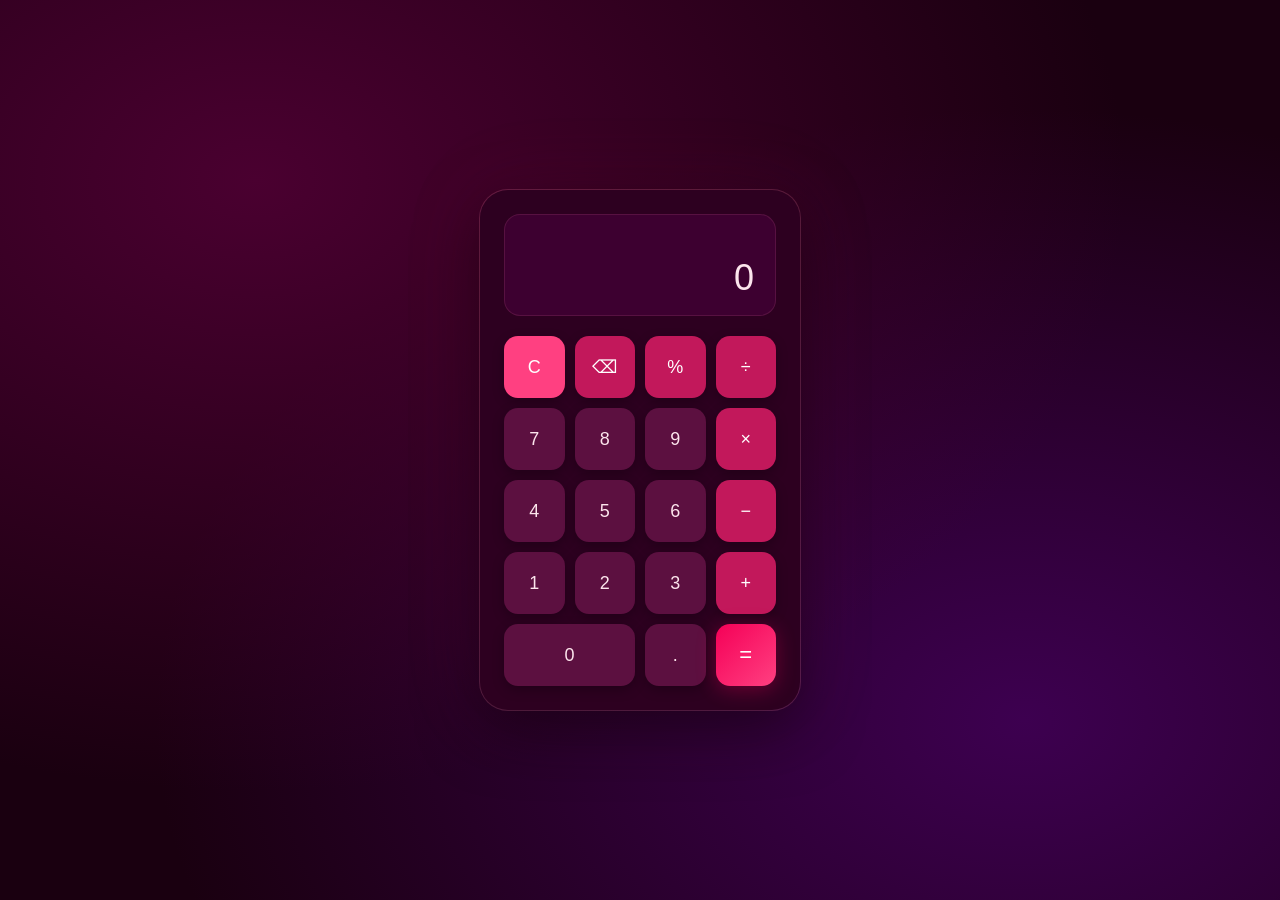
<file: calculadora/index.html>
<!DOCTYPE html>
<html lang="pt-BR">

<head>
    <meta charset="UTF-8" />
    <meta name="viewport" content="width=device-width, initial-scale=1.0" />
    <title>Calculadora Rosa</title>
    <link rel="stylesheet" href="style.css" />
    <script src="script.js"></script>
</head>

<body>

    <div class="wrapper">
        <div class="calculator">

            <div class="display">
                <span class="expression" id="expression"></span>
                <span class="result" id="result">0</span>
            </div>

            <div class="buttons">
                <button class="btn btn-clear" onclick="clearAll()">C</button>
                <button class="btn btn-op" onclick="deleteLast()">⌫</button>
                <button class="btn btn-op" onclick="appendChar('%')">%</button>
                <button class="btn btn-op btn-divide" onclick="appendChar('÷')">÷</button>

                <button class="btn" onclick="appendChar('7')">7</button>
                <button class="btn" onclick="appendChar('8')">8</button>
                <button class="btn" onclick="appendChar('9')">9</button>
                <button class="btn btn-op" onclick="appendChar('×')">×</button>

                <button class="btn" onclick="appendChar('4')">4</button>
                <button class="btn" onclick="appendChar('5')">5</button>
                <button class="btn" onclick="appendChar('6')">6</button>
                <button class="btn btn-op" onclick="appendChar('-')">−</button>

                <button class="btn" onclick="appendChar('1')">1</button>
                <button class="btn" onclick="appendChar('2')">2</button>
                <button class="btn" onclick="appendChar('3')">3</button>
                <button class="btn btn-op" onclick="appendChar('+')">+</button>

                <button class="btn btn-zero" onclick="appendChar('0')">0</button>
                <button class="btn" onclick="appendChar('.')">.</button>
                <button class="btn btn-equals" onclick="calculate()">=</button>
            </div>

        </div>
    </div>
</body>

</html>
</file>
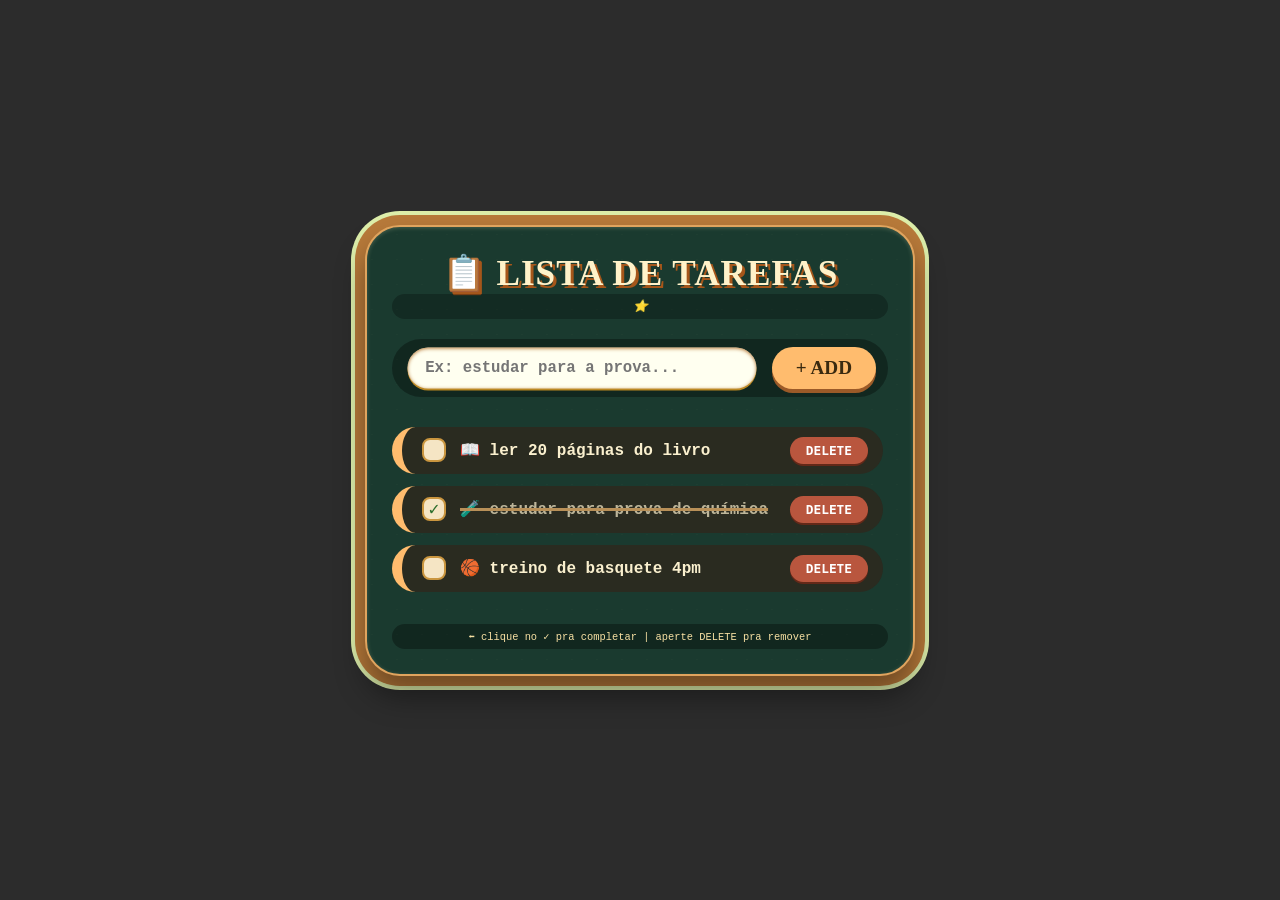
<file: lista_de_tarefas/index.html>
<!DOCTYPE html>
<html lang="pt-br">

<head>
  <meta charset="UTF-8">
  <meta name="viewport" content="width=device-width, initial-scale=1.0">
  <title>Lista de tarefas</title>
  <link rel="stylesheet" href="style.css">
</head>

<body>
  <div class="board">
    <h1>📋 LISTA DE TAREFAS</h1>
    <p class="sub">⭐ </p>

    <div class="input-area">
      <input type="text" id="taskInput" placeholder="Ex: estudar para a prova..." autocomplete="off">
      <button id="addBtn">+ ADD</button>
    </div>

    <ul id="taskList">
      <li class="empty">✏️ Nenhuma tarefa ainda...</li>
    </ul>

    <div class="tip">⬅️ clique no ✓ pra completar | aperte DELETE pra remover</div>
  </div>
  <script src="script.js"></script>
</body>

</html>
</file>
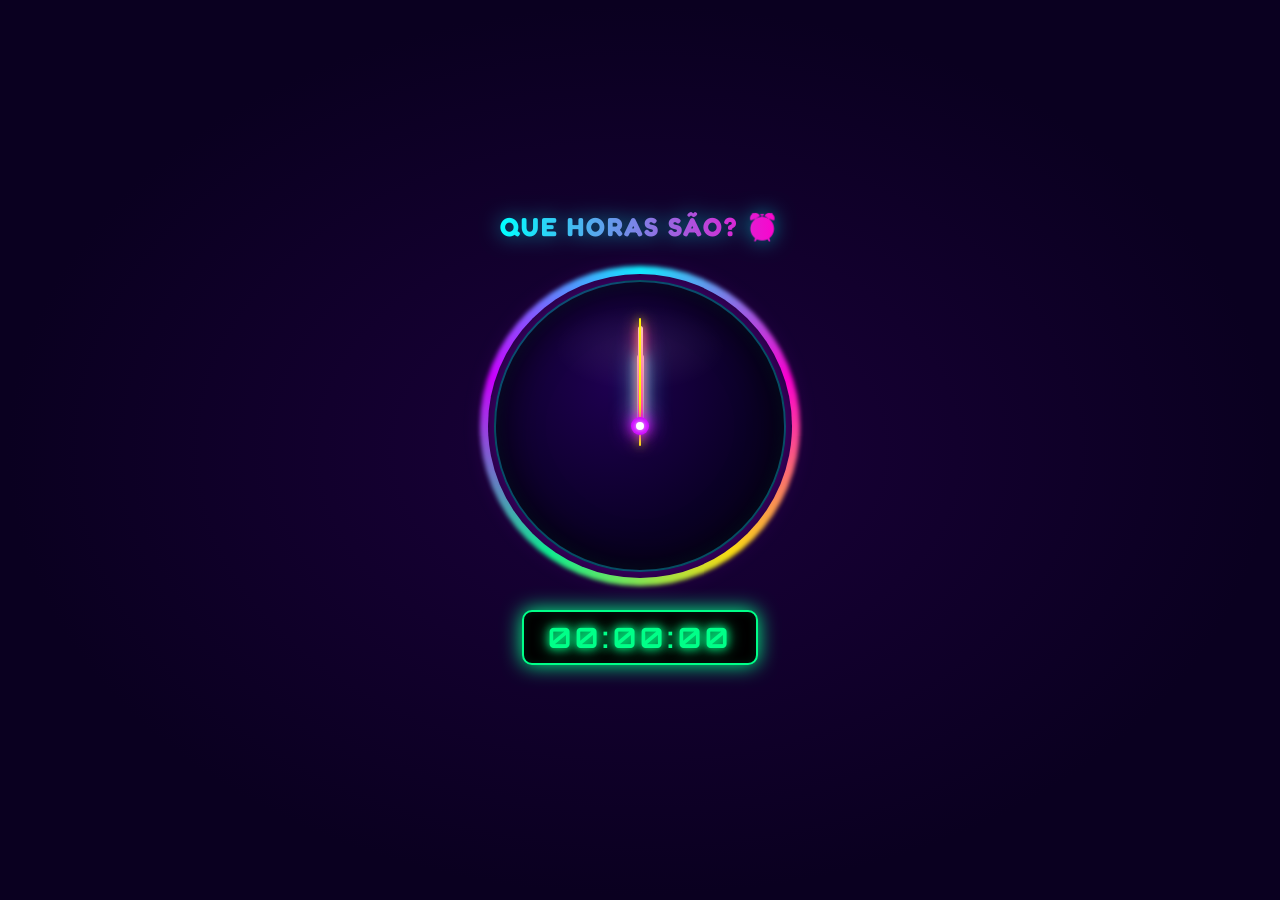
<file: relogio/index.html>
<!DOCTYPE html>
<html lang="pt-BR">

<head>
    <meta charset="UTF-8" />
    <meta name="viewport" content="width=device-width, initial-scale=1.0" />
    <title>Relógio</title>
    <link rel="preconnect" href="https://fonts.googleapis.com">
    <link href="https://fonts.googleapis.com/css2?family=Orbitron:wght@700;900&family=Fredoka+One&display=swap"
        rel="stylesheet">
    <link rel="stylesheet" href="style.css" />
    <script src="script.js"></script>
</head>

<body>

    <div class="stars" id="stars"></div>

    <div class="scene">

        <h1 class="titulo"> QUE HORAS SÃO? ⏰</h1>

        <div class="clock-wrap">
            <!-- Anel decorativo externo -->
            <div class="ring-outer"></div>
            <div class="ring-inner"></div>

            <div class="clock">
                <div class="numbers" id="numbers"></div>

                <div class="hand hour" id="hour"></div>
                <div class="hand minute" id="minute"></div>
                <div class="hand second" id="second"></div>

                <div class="center-dot">
                    <div class="center-core"></div>
                </div>
            </div>
        </div>

        <div class="digital-wrap">
            <div class="time-digital" id="time-digital">00:00:00</div>
        </div>

        <div class="date-label" id="date-label"></div>

    </div>

</body>

</html>
</file>
<file: calculadora/style.css>
:root {
    --bg: #1a0010;
    --card: #2d0020;
    --display: #3d0030;
    --num: #5c1040;
    --num-hover: #7a1a55;
    --op: #c2185b;
    --op-hover: #e91e8c;
    --clear: #ff4081;
    --equals: #f50057;
    --equals-h: #ff1744;
    --text: #fce4ec;
    --expr: #f48fb1;
    --accent: #ff80ab;
}

* {
    margin: 0;
    padding: 0;
    box-sizing: border-box;
}

body {
    min-height: 100vh;
    display: flex;
    align-items: center;
    justify-content: center;
    background: var(--bg);
    background-image:
        radial-gradient(ellipse at 20% 20%, #4a0030 0%, transparent 60%),
        radial-gradient(ellipse at 80% 80%, #3d0050 0%, transparent 60%);
    font-family: 'Segoe UI', sans-serif;
}

.calculator {
    background: var(--card);
    border-radius: 28px;
    padding: 24px;
    width: 320px;
    box-shadow:
        0 0 0 1px #ff80ab33,
        0 20px 60px #00000080,
        0 0 80px #c2185b22;
}

.display {
    background: var(--display);
    border-radius: 16px;
    padding: 20px 20px 16px;
    margin-bottom: 20px;
    min-height: 90px;
    display: flex;
    flex-direction: column;
    align-items: flex-end;
    justify-content: flex-end;
    gap: 4px;
    border: 1px solid #ff80ab22;
}

.expression {
    font-size: 13px;
    color: var(--expr);
    min-height: 18px;
    letter-spacing: 0.5px;
}

.result {
    font-size: 36px;
    font-weight: 300;
    color: var(--text);
    letter-spacing: 1px;
    word-break: break-all;
}

.buttons {
    display: grid;
    grid-template-columns: repeat(4, 1fr);
    gap: 10px;
}

.btn {
    background: var(--num);
    color: var(--text);
    border: none;
    border-radius: 14px;
    height: 62px;
    font-size: 18px;
    font-weight: 500;
    cursor: pointer;
    transition: background 0.15s, transform 0.1s, box-shadow 0.15s;
    box-shadow: 0 4px 12px #00000040;
}

.btn:hover {
    background: var(--num-hover);
    transform: translateY(-2px);
    box-shadow: 0 6px 16px #00000060;
}

.btn:active {
    transform: translateY(0);
    box-shadow: 0 2px 6px #00000040;
}

.btn-op {
    background: var(--op);
    color: #fff;
}

.btn-op:hover {
    background: var(--op-hover);
}

.btn-clear {
    background: var(--clear);
    color: #fff;
}

.btn-clear:hover {
    background: #ff6090;
}

.btn-equals {
    background: linear-gradient(135deg, var(--equals), #ff4081);
    color: #fff;
    font-size: 22px;
    box-shadow: 0 4px 20px #f5005750;
}

.btn-equals:hover {
    background: linear-gradient(135deg, var(--equals-h), #ff6090);
    box-shadow: 0 6px 24px #ff174460;
}

.btn-zero {
    grid-column: span 2;
}
</file>
<file: lista_de_tarefas/style.css>
* {
  margin: 0;
  padding: 0;
  box-sizing: border-box;
}

body {
  background: #2c2c2c;
  min-height: 100vh;
  display: flex;
  justify-content: center;
  align-items: center;
  font-family: 'Comic Neue', 'Segoe UI', 'Courier New', monospace;
  padding: 20px;
}

.board {
  background: #1a3a2f;
  background-image: radial-gradient(circle at 20% 30%, rgba(255, 240, 150, 0.08) 1.5%, transparent 2%);
  background-size: 25px 25px;
  width: 100%;
  max-width: 550px;
  padding: 25px;
  border-radius: 35px;
  box-shadow: 0 20px 30px rgba(0, 0, 0, 0.4), inset 0 1px 4px rgba(255, 255, 200, 0.2), 0 0 0 10px #b87a3a, 0 0 0 14px #dea;
  border: 2px solid #e0a45e;
}

h1 {
  font-family: 'Permanent Marker', 'Comic Neue', cursive;
  font-size: 2.2rem;
  color: #fff2c9;
  text-shadow: 3px 3px 0 #a5561a;
  text-align: center;
  letter-spacing: 1px;
  word-break: keep-all;
}

.sub {
  text-align: center;
  color: #ffea9e;
  font-size: 0.75rem;
  font-style: italic;
  margin-bottom: 20px;
  background: #00000044;
  display: inline-block;
  width: 100%;
  padding: 5px;
  border-radius: 30px;
}

.input-area {
  display: flex;
  gap: 12px;
  margin-bottom: 30px;
  background: #00000055;
  padding: 8px 12px;
  border-radius: 60px;
}

input {
  flex: 1;
  background: #fff8e7;
  border: none;
  padding: 12px 18px;
  font-size: 1rem;
  font-family: 'Courier New', monospace;
  font-weight: bold;
  border-radius: 40px;
  outline: none;
  box-shadow: inset 0 1px 4px #b87a3a, 0 2px 0 #bb8822;
}

input:focus {
  background: #fffff0;
  transform: scale(0.98);
}

button {
  background: #ffbc6e;
  border: none;
  font-family: 'Permanent Marker', cursive;
  font-size: 1.2rem;
  padding: 0 24px;
  border-radius: 40px;
  font-weight: bold;
  cursor: pointer;
  box-shadow: 0 4px 0 #9b5a28;
  transition: 0.05s linear;
  color: #3a2a10;
}

button:active {
  transform: translateY(2px);
  box-shadow: 0 1px 0 #9b5a28;
}

ul {
  list-style: none;
  max-height: 380px;
  overflow-y: auto;
  padding-right: 5px;
}

li {
  background: #2c2a1ee6;
  margin-bottom: 12px;
  padding: 10px 15px 10px 20px;
  border-radius: 50px;
  display: flex;
  justify-content: space-between;
  align-items: center;
  gap: 12px;
  border-left: 10px solid #ffbc6e;
  transition: 0.1s;
}

li:hover {
  background: #3f3c2ae6;
  transform: translateX(4px);
}

.task-content {
  display: flex;
  align-items: center;
  gap: 14px;
  flex: 1;
  cursor: pointer;
}

.check-custom {
  width: 24px;
  height: 24px;
  background: #f5e5c4;
  border-radius: 8px;
  display: inline-flex;
  align-items: center;
  justify-content: center;
  font-size: 18px;
  font-weight: bold;
  border: 2px solid #ca963f;
  color: #2c6e2c;
}

.task-text {
  font-size: 1rem;
  font-weight: 600;
  color: #faf0ce;
  word-break: break-word;
}

.completed .task-text {
  text-decoration: line-through;
  opacity: 0.7;
  text-decoration-thickness: 3px;
  text-decoration-color: #f5bc70;
}

.delete-task {
  background: #b9563e;
  border: none;
  font-family: monospace;
  font-weight: bold;
  font-size: 0.8rem;
  padding: 6px 16px;
  border-radius: 30px;
  color: white;
  cursor: pointer;
  box-shadow: 0 2px 0 #632818;
  transition: 0.05s linear;
}

.delete-task:active {
  transform: translateY(2px);
  box-shadow: none;
}

.empty {
  text-align: center;
  justify-content: center;
  background: #00000066;
  color: #ffdfa5;
  border-left: 10px solid #e7b874;
  font-style: italic;
}

.tip {
  margin-top: 20px;
  font-size: 0.65rem;
  text-align: center;
  background: #00000055;
  padding: 6px;
  border-radius: 50px;
  color: #f7e0a3;
}

ul::-webkit-scrollbar {
  width: 8px;
}

ul::-webkit-scrollbar-track {
  background: #2a543f;
  border-radius: 10px;
}

ul::-webkit-scrollbar-thumb {
  background: #f0bc70;
  border-radius: 10px;
}

@media (max-width: 480px) {
  .board {
    padding: 18px;
  }

  h1 {
    font-size: 1.7rem;
  }

  button {
    padding: 0 16px;
    font-size: 1rem;
  }

  .task-text {
    font-size: 0.85rem;
  }
}
</file>
<file: relogio/style.css>
@import url('https://fonts.googleapis.com/css2?family=Orbitron:wght@700;900&family=Fredoka+One&display=swap');

:root {
  --bg1: #0a0020;
  --bg2: #1a003a;
  --cyan: #00ffff;
  --pink: #ff00cc;
  --yellow: #ffee00;
  --green: #00ff88;
  --purple: #cc00ff;
  --white: #ffffff;
  --clock-bg: #0d0030;
}

* {
  margin: 0;
  padding: 0;
  box-sizing: border-box;
}

body {
  min-height: 100vh;
  background: radial-gradient(ellipse at center, #1a003a 0%, #0a0020 70%);
  display: flex;
  align-items: center;
  justify-content: center;
  font-family: 'Orbitron', monospace;
  overflow: hidden;
}


.stars {
  position: fixed;
  inset: 0;
  pointer-events: none;
  z-index: 0;
}

.star {
  position: absolute;
  border-radius: 50%;
  animation: twinkle var(--d) ease-in-out infinite alternate;
}

@keyframes twinkle {
  from {
    opacity: 0.1;
    transform: scale(1);
  }

  to {
    opacity: 1;
    transform: scale(1.4);
  }
}


.scene {
  position: relative;
  z-index: 1;
  display: flex;
  flex-direction: column;
  align-items: center;
  gap: 24px;
}


.titulo {
  font-family: 'Fredoka One', cursive;
  font-size: 26px;
  text-align: center;
  background: linear-gradient(90deg, var(--cyan), var(--pink), var(--yellow), var(--green));
  -webkit-background-clip: text;
  -webkit-text-fill-color: transparent;
  background-clip: text;
  animation: rainbow 3s linear infinite;
  background-size: 300% 100%;
  filter: drop-shadow(0 0 10px rgba(0, 255, 255, 0.5));
  letter-spacing: 2px;
}

@keyframes rainbow {
  0% {
    background-position: 0% 50%;
  }

  100% {
    background-position: 300% 50%;
  }
}


.clock-wrap {
  position: relative;
  width: 320px;
  height: 320px;
  display: flex;
  align-items: center;
  justify-content: center;
}

.ring-outer {
  position: absolute;
  inset: 0;
  border-radius: 50%;
  background: conic-gradient(var(--cyan), var(--pink), var(--yellow),
      var(--green), var(--purple), var(--cyan));
  animation: spin 4s linear infinite;
  filter: blur(2px);
}

.ring-inner {
  position: absolute;
  inset: 8px;
  border-radius: 50%;
  background: var(--bg2);
}

@keyframes spin {
  to {
    transform: rotate(360deg);
  }
}

.clock {
  position: absolute;
  inset: 14px;
  border-radius: 50%;
  background: radial-gradient(ellipse at 40% 35%, #1e0050 0%, #0a0025 60%, #050015 100%);
  border: 2px solid rgba(0, 255, 255, 0.3);
  box-shadow:
    inset 0 0 40px rgba(0, 0, 0, 0.8),
    inset 0 0 15px rgba(0, 255, 255, 0.1),
    0 0 30px rgba(204, 0, 255, 0.3);
}


.clock::after {
  content: '';
  position: absolute;
  top: 8%;
  left: 20%;
  width: 60%;
  height: 30%;
  background: radial-gradient(ellipse, rgba(255, 255, 255, 0.08) 0%, transparent 70%);
  border-radius: 50%;
  pointer-events: none;
}

.num {
  position: absolute;
  top: 50%;
  left: 50%;
  font-family: 'Orbitron', monospace;
  font-weight: 900;
  font-size: 17px;
  color: var(--white);
  text-align: center;
  line-height: 1;
  transform-origin: center center;
  pointer-events: none;
}


.hand {
  position: absolute;
  bottom: 50%;
  left: 50%;
  transform-origin: bottom center;
  border-radius: 6px 6px 2px 2px;
}

.hand.hour {
  width: 7px;
  height: 72px;
  margin-left: -3.5px;
  background: linear-gradient(to top, var(--cyan), #ffffff);
  box-shadow: 0 0 12px var(--cyan), 0 0 24px var(--cyan);
  border-radius: 6px;
}

.hand.minute {
  width: 5px;
  height: 100px;
  margin-left: -2.5px;
  background: linear-gradient(to top, var(--pink), #ffaaee);
  box-shadow: 0 0 10px var(--pink), 0 0 20px var(--pink);
  border-radius: 5px;
}

.hand.second {
  width: 2px;
  height: 112px;
  margin-left: -1px;
  background: var(--yellow);
  box-shadow: 0 0 8px var(--yellow), 0 0 16px var(--yellow);
  bottom: calc(50% - 20px);
  height: 128px;
  border-radius: 2px;
}


.center-dot {
  position: absolute;
  top: 50%;
  left: 50%;
  transform: translate(-50%, -50%);
  width: 18px;
  height: 18px;
  background: var(--purple);
  border-radius: 50%;
  box-shadow: 0 0 12px var(--purple), 0 0 24px var(--purple);
  z-index: 10;
  display: flex;
  align-items: center;
  justify-content: center;
}

.center-core {
  width: 8px;
  height: 8px;
  background: #fff;
  border-radius: 50%;
  box-shadow: 0 0 6px #fff;
}


.digital-wrap {
  background: #000;
  border: 2px solid var(--green);
  border-radius: 10px;
  padding: 8px 24px;
  box-shadow: 0 0 20px var(--green), inset 0 0 10px rgba(0, 255, 136, 0.1);
}

.time-digital {
  font-size: 28px;
  font-weight: 700;
  color: var(--green);
  letter-spacing: 4px;
  text-shadow: 0 0 8px var(--green), 0 0 16px var(--green);
}

.date-label {
  font-family: 'Fredoka One', cursive;
  font-size: 16px;
  color: var(--yellow);
  letter-spacing: 2px;
  text-shadow: 0 0 8px var(--yellow);
  text-transform: uppercase;
}
</file>
